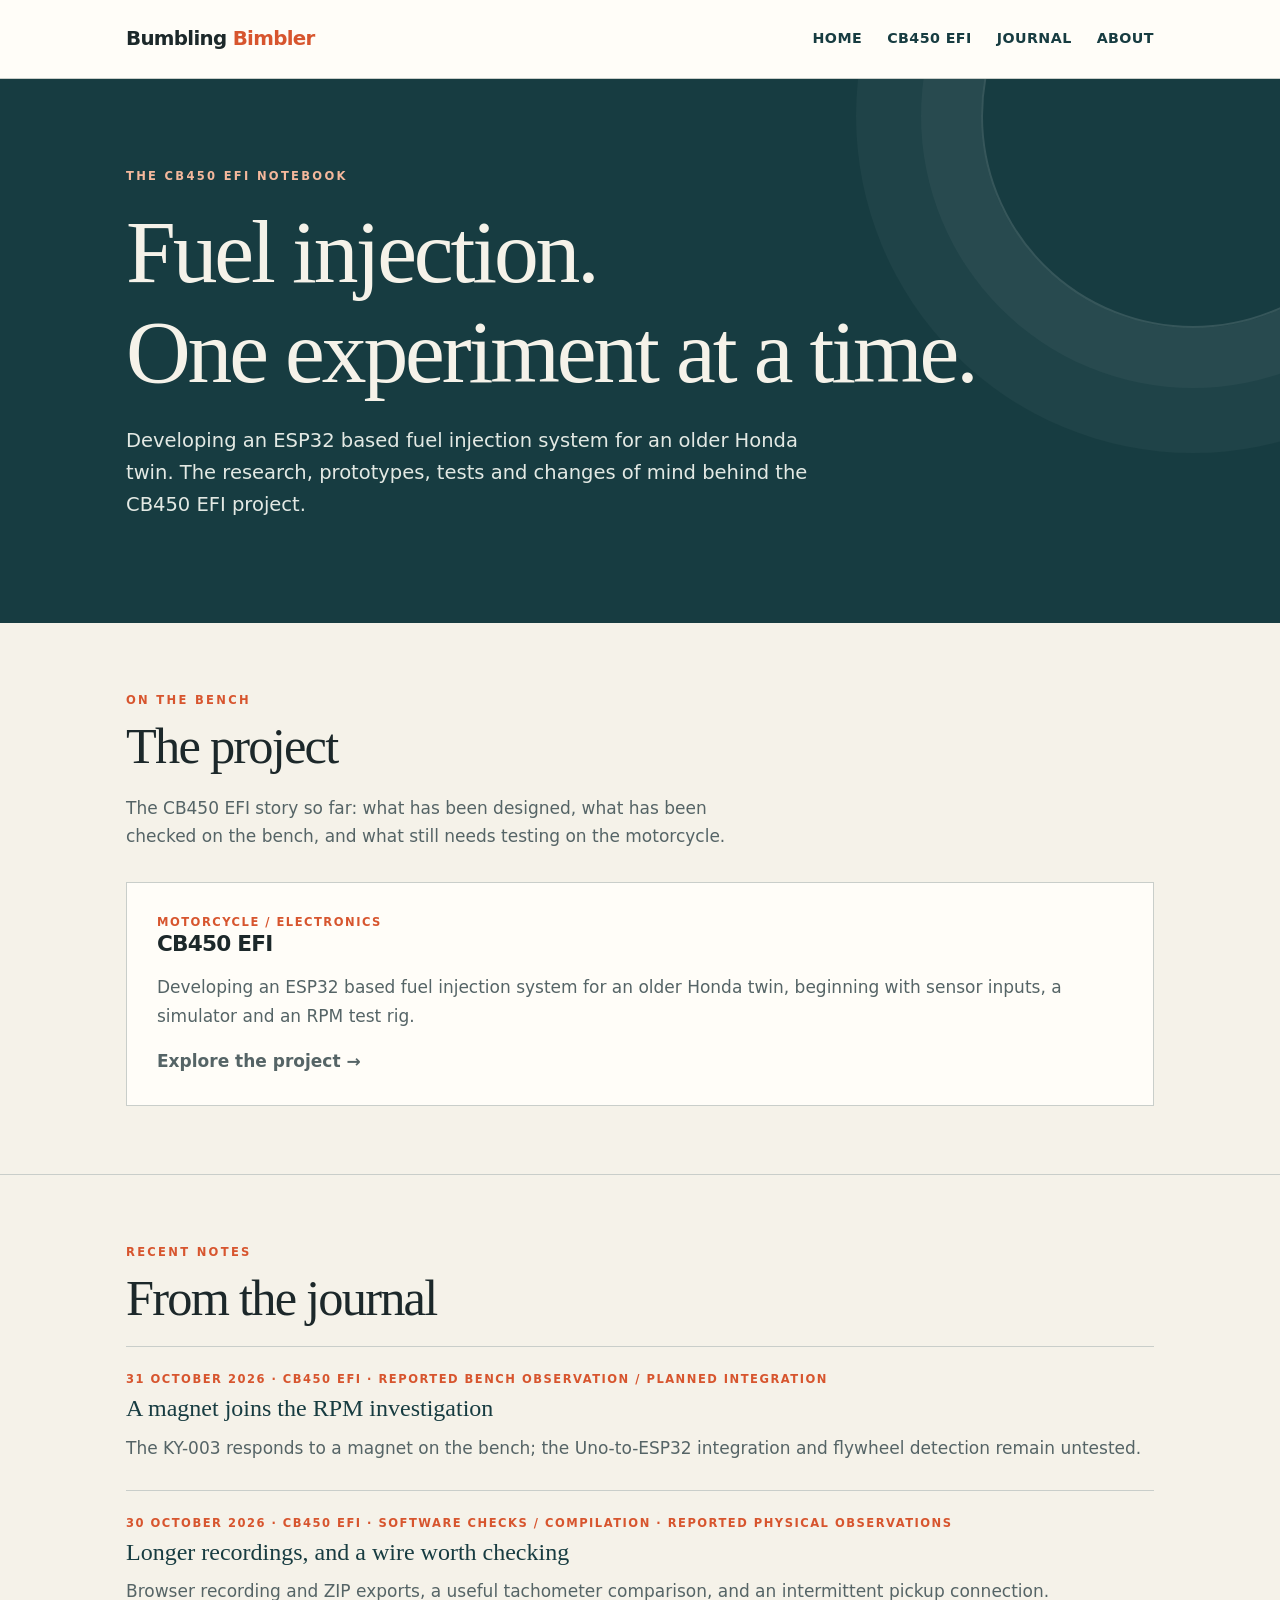
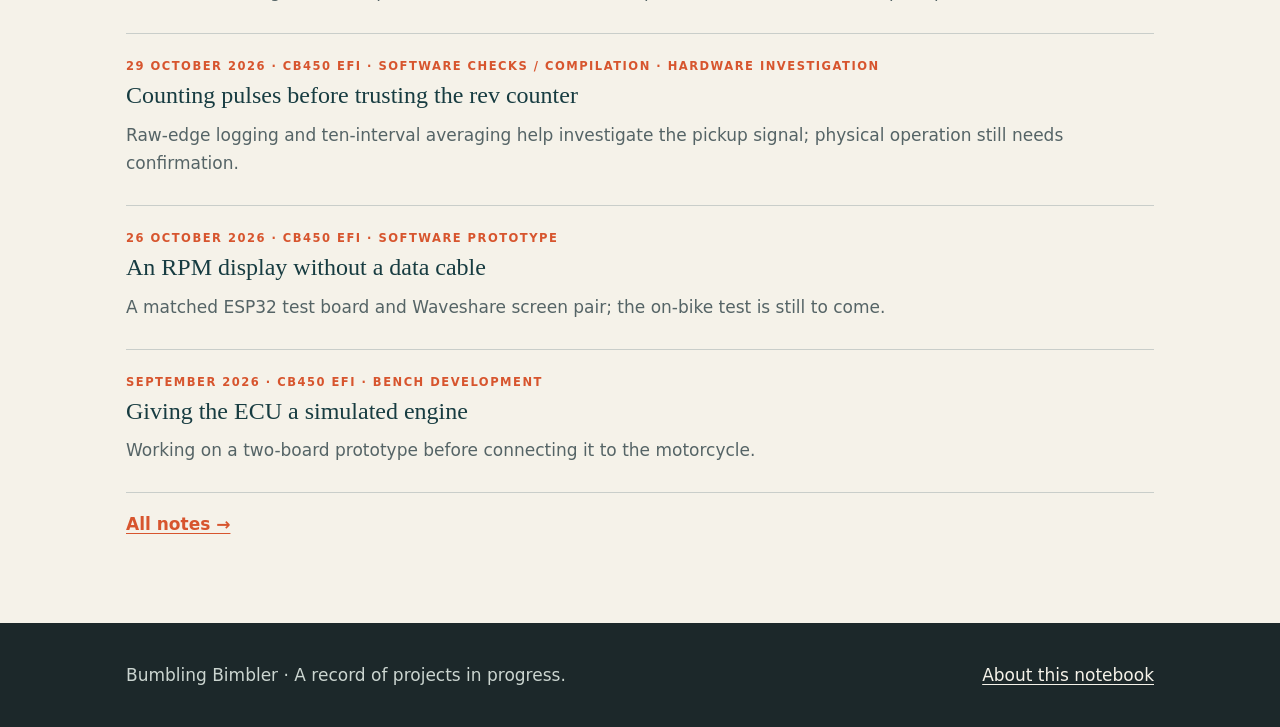
<file: docs/index.html>
<!doctype html><html lang="en"><head><meta charset="utf-8"><meta name="viewport" content="width=device-width,initial-scale=1"><title>Bumbling Bimbler — CB450 EFI</title><meta name="description" content="The CB450 EFI project: developing fuel injection for an older Honda twin, with research, prototypes and workshop notes."><link rel="stylesheet" href="assets/style.css"></head><body><header class="site-header"><div class="wrap nav"><a class="brand" href="index.html">Bumbling <b>Bimbler</b></a><nav aria-label="Main navigation"><a href="index.html" aria-current="page">Home</a><a href="projects/cb450-efi.html">CB450 EFI</a><a href="journal/index.html">Journal</a><a href="about.html">About</a></nav></div></header><main><section class="hero"><div class="wrap"><div class="eyebrow">The CB450 EFI notebook</div><h1>Fuel injection.<br>One experiment at a time.</h1><p class="lede">Developing an ESP32 based fuel injection system for an older Honda twin. The research, prototypes, tests and changes of mind behind the CB450 EFI project.</p></div></section><section class="section"><div class="wrap"><div class="eyebrow">On the bench</div><h2>The project</h2><p class="section-intro">The CB450 EFI story so far: what has been designed, what has been checked on the bench, and what still needs testing on the motorcycle.</p><div><a class="card" href="projects/cb450-efi.html"><div class="meta">Motorcycle / electronics</div><h3>CB450 EFI</h3><p>Developing an ESP32 based fuel injection system for an older Honda twin, beginning with sensor inputs, a simulator and an RPM test rig.</p><p class="arrow">Explore the project →</p></a></div></div></section><section class="section"><div class="wrap"><div class="eyebrow">Recent notes</div><h2>From the journal</h2><ul class="journal-list"><li><div class="meta">31 October 2026 · CB450 EFI · reported bench observation / planned integration</div><a href="journal/hall-sensor-bench-test.html">A magnet joins the RPM investigation</a><p>The KY-003 responds to a magnet on the bench; the Uno-to-ESP32 integration and flywheel detection remain untested.</p></li><li><div class="meta">30 October 2026 · CB450 EFI · software checks / compilation · reported physical observations</div><a href="journal/longer-recordings.html">Longer recordings, and a wire worth checking</a><p>Browser recording and ZIP exports, a useful tachometer comparison, and an intermittent pickup connection.</p></li><li><div class="meta">29 October 2026 · CB450 EFI · software checks / compilation · hardware investigation</div><a href="journal/counting-pulses.html">Counting pulses before trusting the rev counter</a><p>Raw-edge logging and ten-interval averaging help investigate the pickup signal; physical operation still needs confirmation.</p></li><li><div class="meta">26 October 2026 · CB450 EFI · software prototype</div><a href="journal/wireless-rpm.html">An RPM display without a data cable</a><p>A matched ESP32 test board and Waveshare screen pair; the on-bike test is still to come.</p></li><li><div class="meta">September 2026 · CB450 EFI · bench development</div><a href="journal/ecu-simulator.html">Giving the ECU a simulated engine</a><p>Working on a two-board prototype before connecting it to the motorcycle.</p></li></ul><p><a class="arrow" href="journal/index.html">All notes →</a></p></div></section></main><footer class="footer"><div class="wrap"><div>Bumbling Bimbler · A record of projects in progress.</div><div><a href="about.html">About this notebook</a></div></div></footer></body></html>
</file>
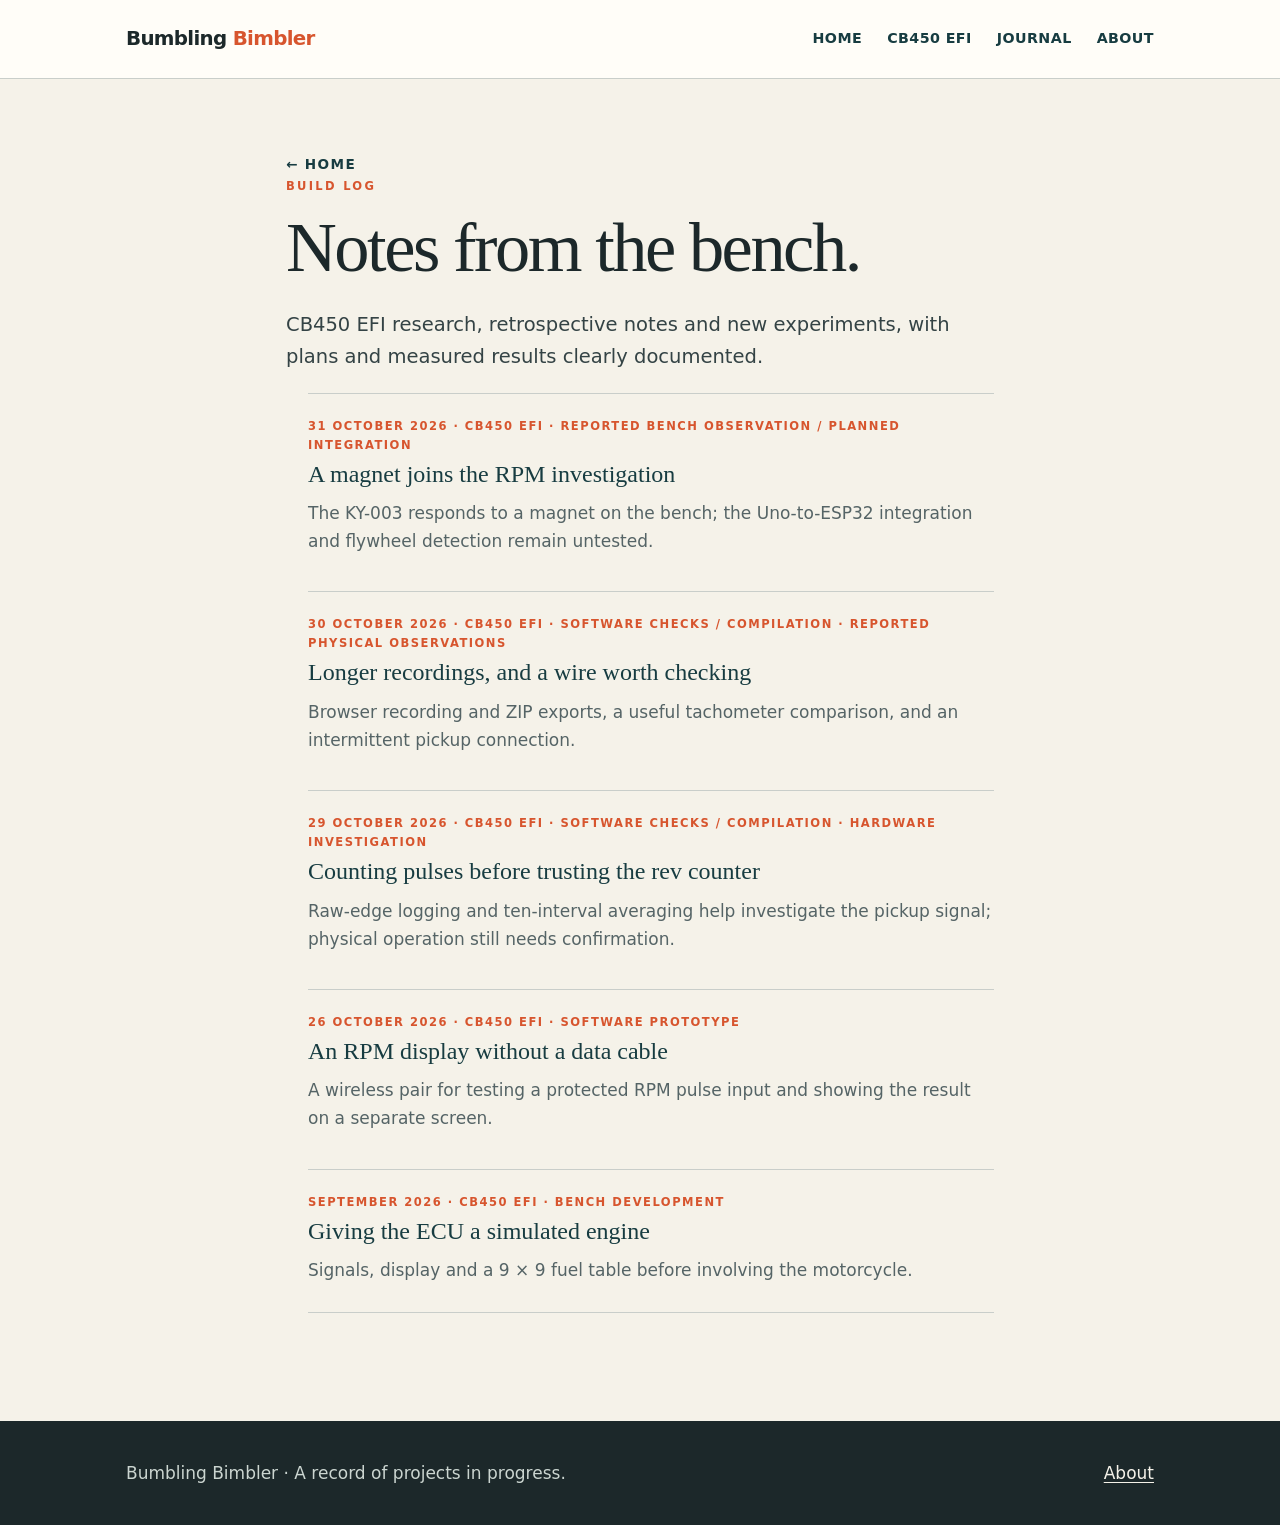
<file: docs/journal/index.html>
<!doctype html><html lang="en"><head><meta charset="utf-8"><meta name="viewport" content="width=device-width,initial-scale=1"><title>Journal — Bumbling Bimbler</title><link rel="stylesheet" href="../assets/style.css"></head><body><header class="site-header"><div class="wrap nav"><a class="brand" href="../index.html">Bumbling <b>Bimbler</b></a><nav aria-label="Main navigation"><a href="../index.html">Home</a><a href="../projects/cb450-efi.html">CB450 EFI</a><a href="index.html" aria-current="page">Journal</a><a href="../about.html">About</a></nav></div></header><main class="article"><a class="back" href="../index.html">← Home</a><div class="eyebrow">Build log</div><h1>Notes from the bench.</h1><p class="lede">CB450 EFI research, retrospective notes and new experiments, with plans and measured results clearly documented.</p><ul class="journal-list"><li><div class="meta">31 October 2026 · CB450 EFI · reported bench observation / planned integration</div><a href="hall-sensor-bench-test.html">A magnet joins the RPM investigation</a><p>The KY-003 responds to a magnet on the bench; the Uno-to-ESP32 integration and flywheel detection remain untested.</p></li><li><div class="meta">30 October 2026 · CB450 EFI · software checks / compilation · reported physical observations</div><a href="longer-recordings.html">Longer recordings, and a wire worth checking</a><p>Browser recording and ZIP exports, a useful tachometer comparison, and an intermittent pickup connection.</p></li><li><div class="meta">29 October 2026 · CB450 EFI · software checks / compilation · hardware investigation</div><a href="counting-pulses.html">Counting pulses before trusting the rev counter</a><p>Raw-edge logging and ten-interval averaging help investigate the pickup signal; physical operation still needs confirmation.</p></li><li><div class="meta">26 October 2026 · CB450 EFI · software prototype</div><a href="wireless-rpm.html">An RPM display without a data cable</a><p>A wireless pair for testing a protected RPM pulse input and showing the result on a separate screen.</p></li><li><div class="meta">September 2026 · CB450 EFI · bench development</div><a href="ecu-simulator.html">Giving the ECU a simulated engine</a><p>Signals, display and a 9 × 9 fuel table before involving the motorcycle.</p></li></ul></main><footer class="footer"><div class="wrap"><div>Bumbling Bimbler · A record of projects in progress.</div><div><a href="../about.html">About</a></div></div></footer></body></html>
</file>
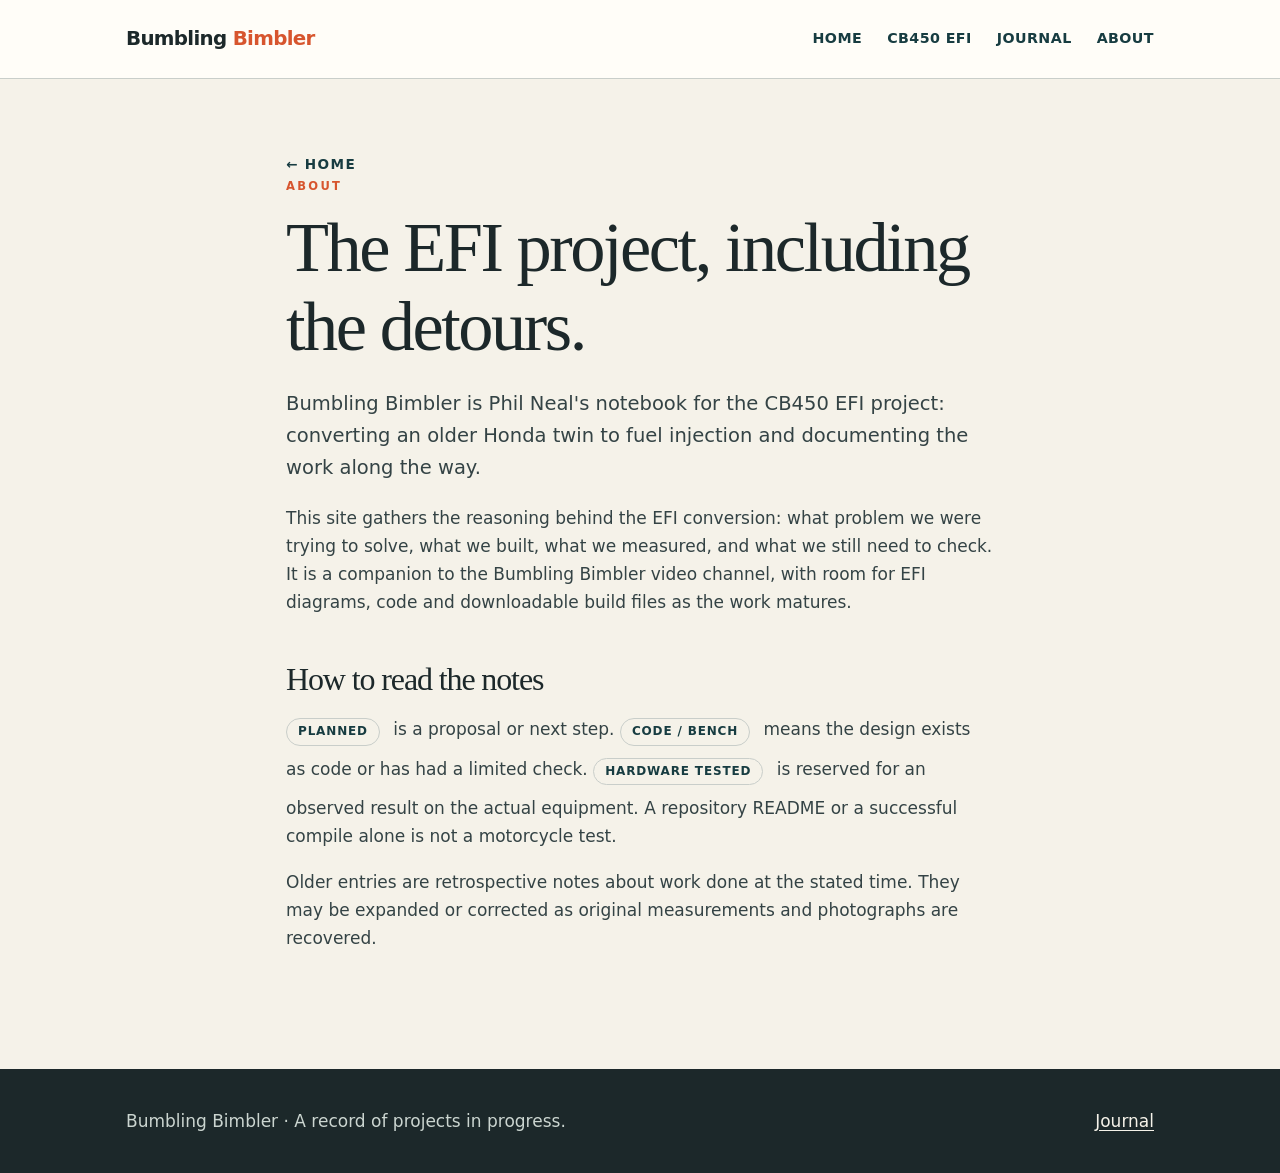
<file: docs/about.html>
<!doctype html><html lang="en"><head><meta charset="utf-8"><meta name="viewport" content="width=device-width,initial-scale=1"><title>About — Bumbling Bimbler</title><link rel="stylesheet" href="assets/style.css"></head><body><header class="site-header"><div class="wrap nav"><a class="brand" href="index.html">Bumbling <b>Bimbler</b></a><nav aria-label="Main navigation"><a href="index.html">Home</a><a href="projects/cb450-efi.html">CB450 EFI</a><a href="journal/index.html">Journal</a><a href="about.html" aria-current="page">About</a></nav></div></header><main class="article"><a class="back" href="index.html">← Home</a><div class="eyebrow">About</div><h1>The EFI project, including the detours.</h1><p class="lede">Bumbling Bimbler is Phil Neal's notebook for the CB450 EFI project: converting an older Honda twin to fuel injection and documenting the work along the way.</p><p>This site gathers the reasoning behind the EFI conversion: what problem we were trying to solve, what we built, what we measured, and what we still need to check. It is a companion to the Bumbling Bimbler video channel, with room for EFI diagrams, code and downloadable build files as the work matures.</p><h2>How to read the notes</h2><p><span class="status">Planned</span> is a proposal or next step. <span class="status">Code / bench</span> means the design exists as code or has had a limited check. <span class="status">Hardware tested</span> is reserved for an observed result on the actual equipment. A repository README or a successful compile alone is not a motorcycle test.</p><p>Older entries are retrospective notes about work done at the stated time. They may be expanded or corrected as original measurements and photographs are recovered.</p></main><footer class="footer"><div class="wrap"><div>Bumbling Bimbler · A record of projects in progress.</div><div><a href="journal/index.html">Journal</a></div></div></footer></body></html>
</file>
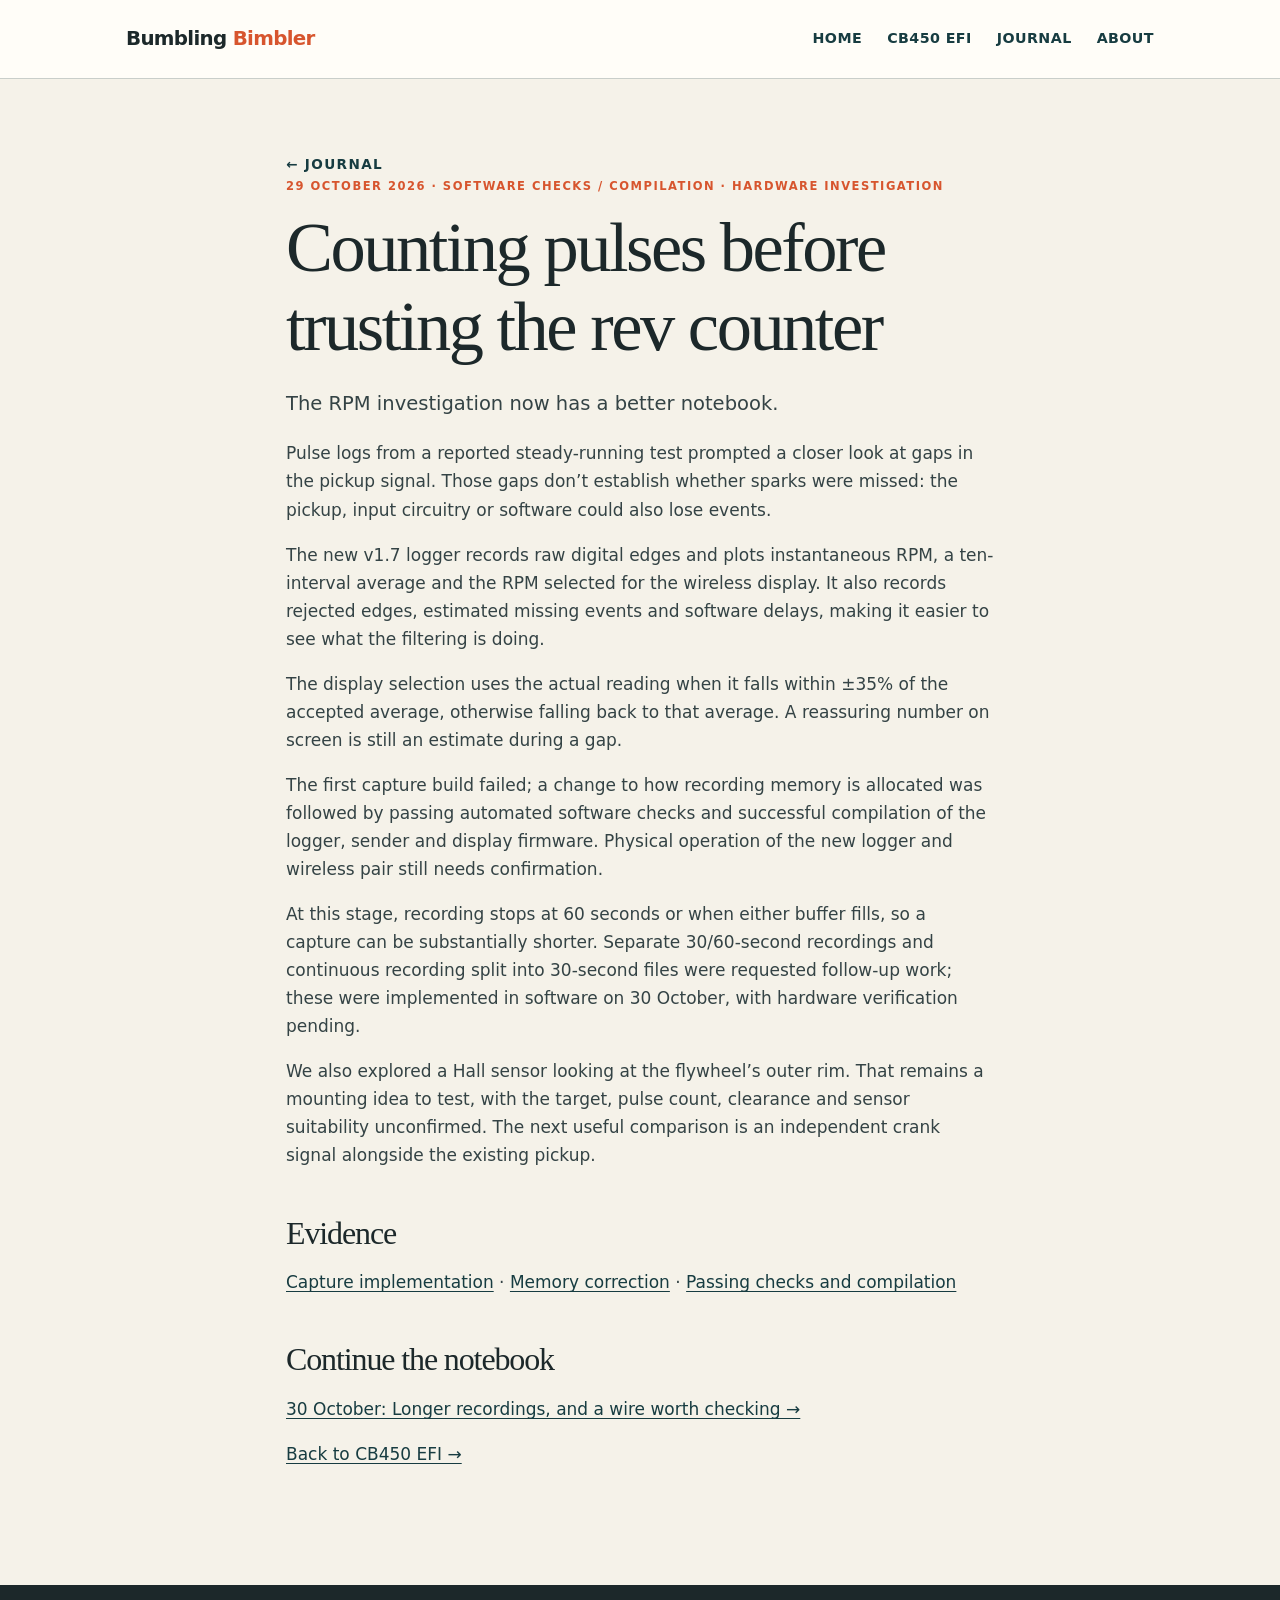
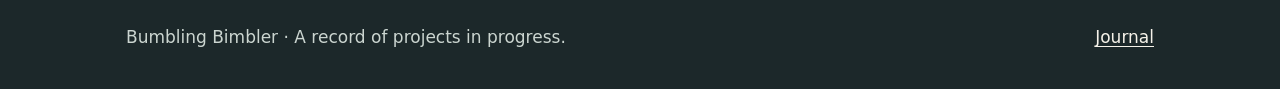
<file: docs/journal/counting-pulses.html>
<!doctype html><html lang="en"><head><meta charset="utf-8"><meta name="viewport" content="width=device-width,initial-scale=1"><title>Counting pulses before trusting the rev counter — Bumbling Bimbler</title><link rel="stylesheet" href="../assets/style.css"></head><body><header class="site-header"><div class="wrap nav"><a class="brand" href="../index.html">Bumbling <b>Bimbler</b></a><nav aria-label="Main navigation"><a href="../index.html">Home</a><a href="../projects/cb450-efi.html">CB450 EFI</a><a href="index.html">Journal</a><a href="../about.html">About</a></nav></div></header><main class="article"><a class="back" href="index.html">← Journal</a><div class="meta">29 October 2026 · software checks / compilation · hardware investigation</div><h1>Counting pulses before trusting the rev counter</h1><p class="lede">The RPM investigation now has a better notebook.</p><p>Pulse logs from a reported steady-running test prompted a closer look at gaps in the pickup signal. Those gaps don’t establish whether sparks were missed: the pickup, input circuitry or software could also lose events.</p><p>The new v1.7 logger records raw digital edges and plots instantaneous RPM, a ten-interval average and the RPM selected for the wireless display. It also records rejected edges, estimated missing events and software delays, making it easier to see what the filtering is doing.</p><p>The display selection uses the actual reading when it falls within ±35% of the accepted average, otherwise falling back to that average. A reassuring number on screen is still an estimate during a gap.</p><p>The first capture build failed; a change to how recording memory is allocated was followed by passing automated software checks and successful compilation of the logger, sender and display firmware. Physical operation of the new logger and wireless pair still needs confirmation.</p><p>At this stage, recording stops at 60 seconds or when either buffer fills, so a capture can be substantially shorter. Separate 30/60-second recordings and continuous recording split into 30-second files were requested follow-up work; these were implemented in software on 30 October, with hardware verification pending.</p><p>We also explored a Hall sensor looking at the flywheel’s outer rim. That remains a mounting idea to test, with the target, pulse count, clearance and sensor suitability unconfirmed. The next useful comparison is an independent crank signal alongside the existing pickup.</p><h2>Evidence</h2><p><a href="https://github.com/pherlopolus/CB450dx-EFI/commit/71ebb91b196aa10bb79b06f64b0838d6e60296fd">Capture implementation</a> · <a href="https://github.com/pherlopolus/CB450dx-EFI/commit/b1631b473bc5c24b109f4ce84229c26d931a27fd">Memory correction</a> · <a href="https://github.com/pherlopolus/CB450dx-EFI/actions/runs/40957965680">Passing checks and compilation</a></p><h2>Continue the notebook</h2><p><a href="longer-recordings.html">30 October: Longer recordings, and a wire worth checking →</a></p><p><a href="../projects/cb450-efi.html">Back to CB450 EFI →</a></p></main><footer class="footer"><div class="wrap"><div>Bumbling Bimbler · A record of projects in progress.</div><div><a href="index.html">Journal</a></div></div></footer></body></html>
</file>
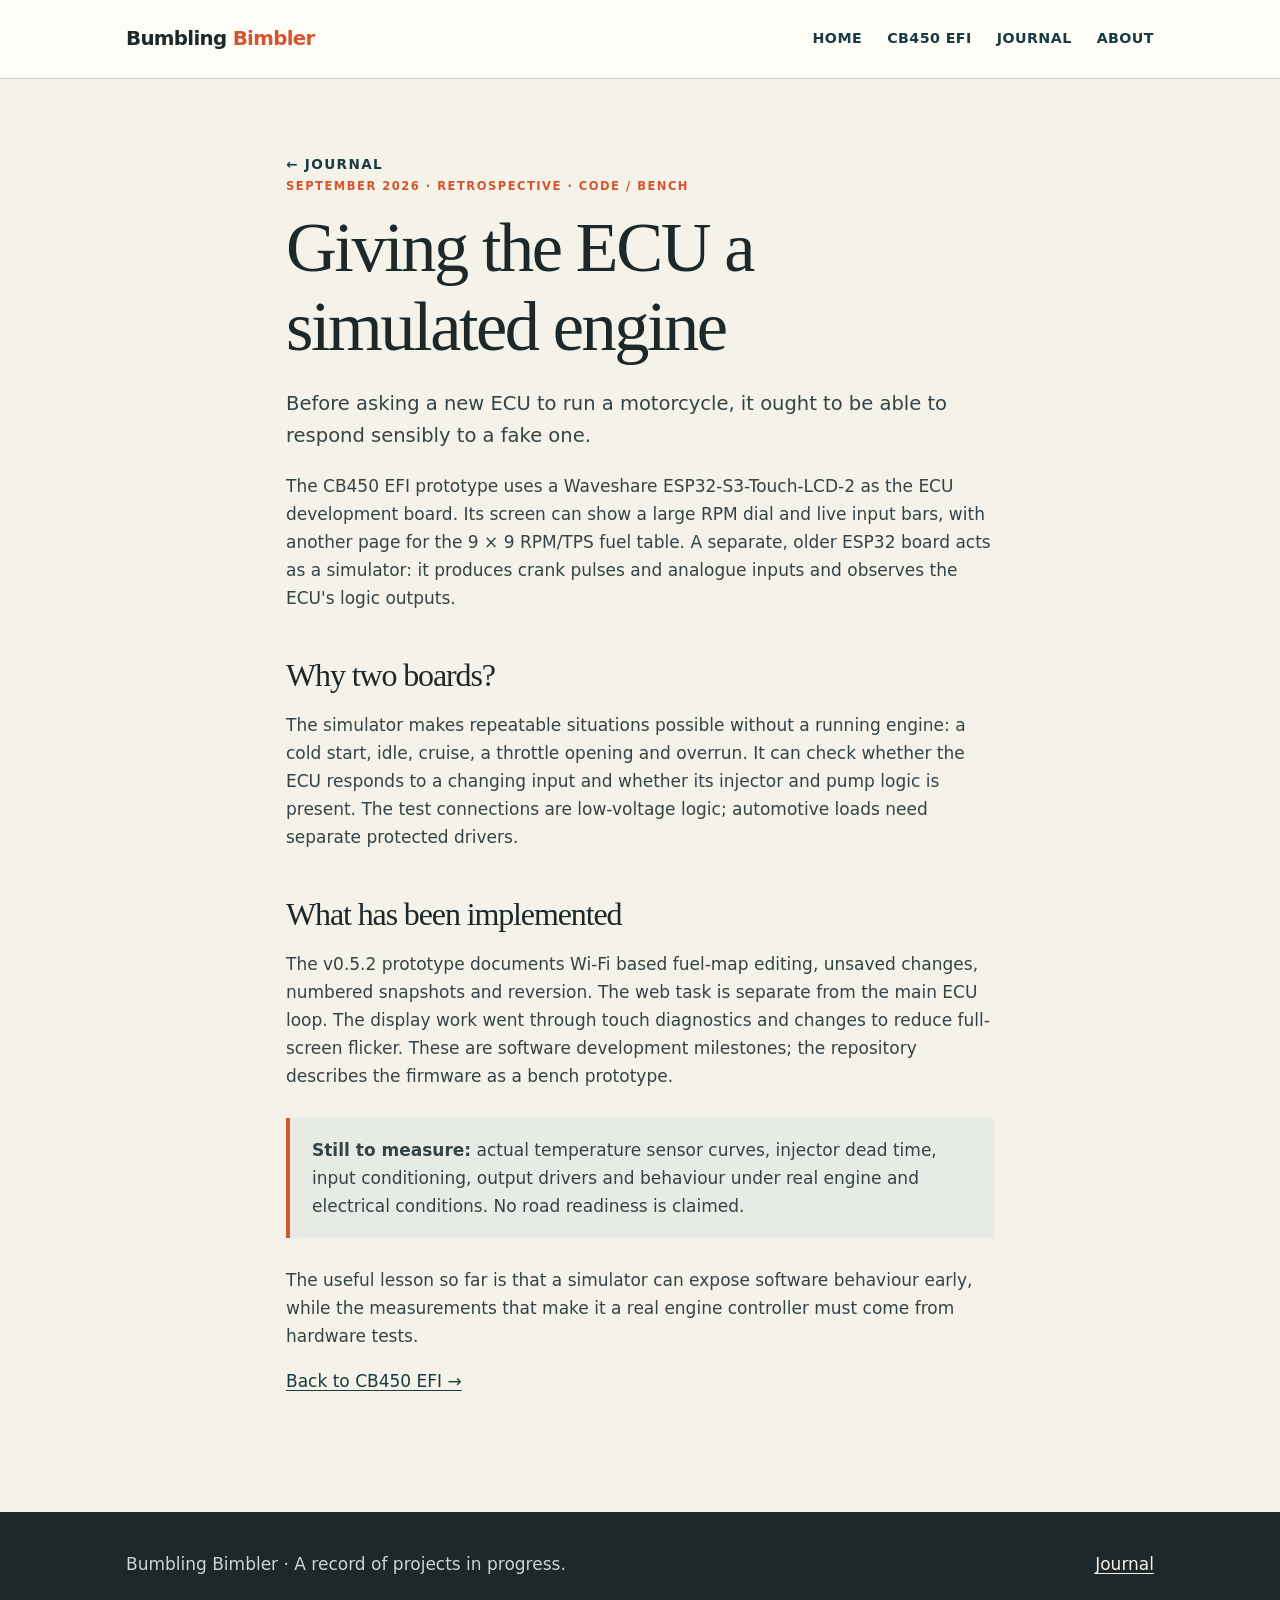
<file: docs/journal/ecu-simulator.html>
<!doctype html><html lang="en"><head><meta charset="utf-8"><meta name="viewport" content="width=device-width,initial-scale=1"><title>Giving the ECU a simulated engine — Bumbling Bimbler</title><link rel="stylesheet" href="../assets/style.css"></head><body><header class="site-header"><div class="wrap nav"><a class="brand" href="../index.html">Bumbling <b>Bimbler</b></a><nav aria-label="Main navigation"><a href="../index.html">Home</a><a href="../projects/cb450-efi.html">CB450 EFI</a><a href="index.html">Journal</a><a href="../about.html">About</a></nav></div></header><main class="article"><a class="back" href="index.html">← Journal</a><div class="meta">September 2026 · retrospective · code / bench</div><h1>Giving the ECU a simulated engine</h1><p class="lede">Before asking a new ECU to run a motorcycle, it ought to be able to respond sensibly to a fake one.</p><p>The CB450 EFI prototype uses a Waveshare ESP32-S3-Touch-LCD-2 as the ECU development board. Its screen can show a large RPM dial and live input bars, with another page for the 9 × 9 RPM/TPS fuel table. A separate, older ESP32 board acts as a simulator: it produces crank pulses and analogue inputs and observes the ECU's logic outputs.</p><h2>Why two boards?</h2><p>The simulator makes repeatable situations possible without a running engine: a cold start, idle, cruise, a throttle opening and overrun. It can check whether the ECU responds to a changing input and whether its injector and pump logic is present. The test connections are low-voltage logic; automotive loads need separate protected drivers.</p><h2>What has been implemented</h2><p>The v0.5.2 prototype documents Wi-Fi based fuel-map editing, unsaved changes, numbered snapshots and reversion. The web task is separate from the main ECU loop. The display work went through touch diagnostics and changes to reduce full-screen flicker. These are software development milestones; the repository describes the firmware as a bench prototype.</p><div class="note"><p><strong>Still to measure:</strong> actual temperature sensor curves, injector dead time, input conditioning, output drivers and behaviour under real engine and electrical conditions. No road readiness is claimed.</p></div><p>The useful lesson so far is that a simulator can expose software behaviour early, while the measurements that make it a real engine controller must come from hardware tests.</p><p><a href="../projects/cb450-efi.html">Back to CB450 EFI →</a></p></main><footer class="footer"><div class="wrap"><div>Bumbling Bimbler · A record of projects in progress.</div><div><a href="index.html">Journal</a></div></div></footer></body></html>
</file>
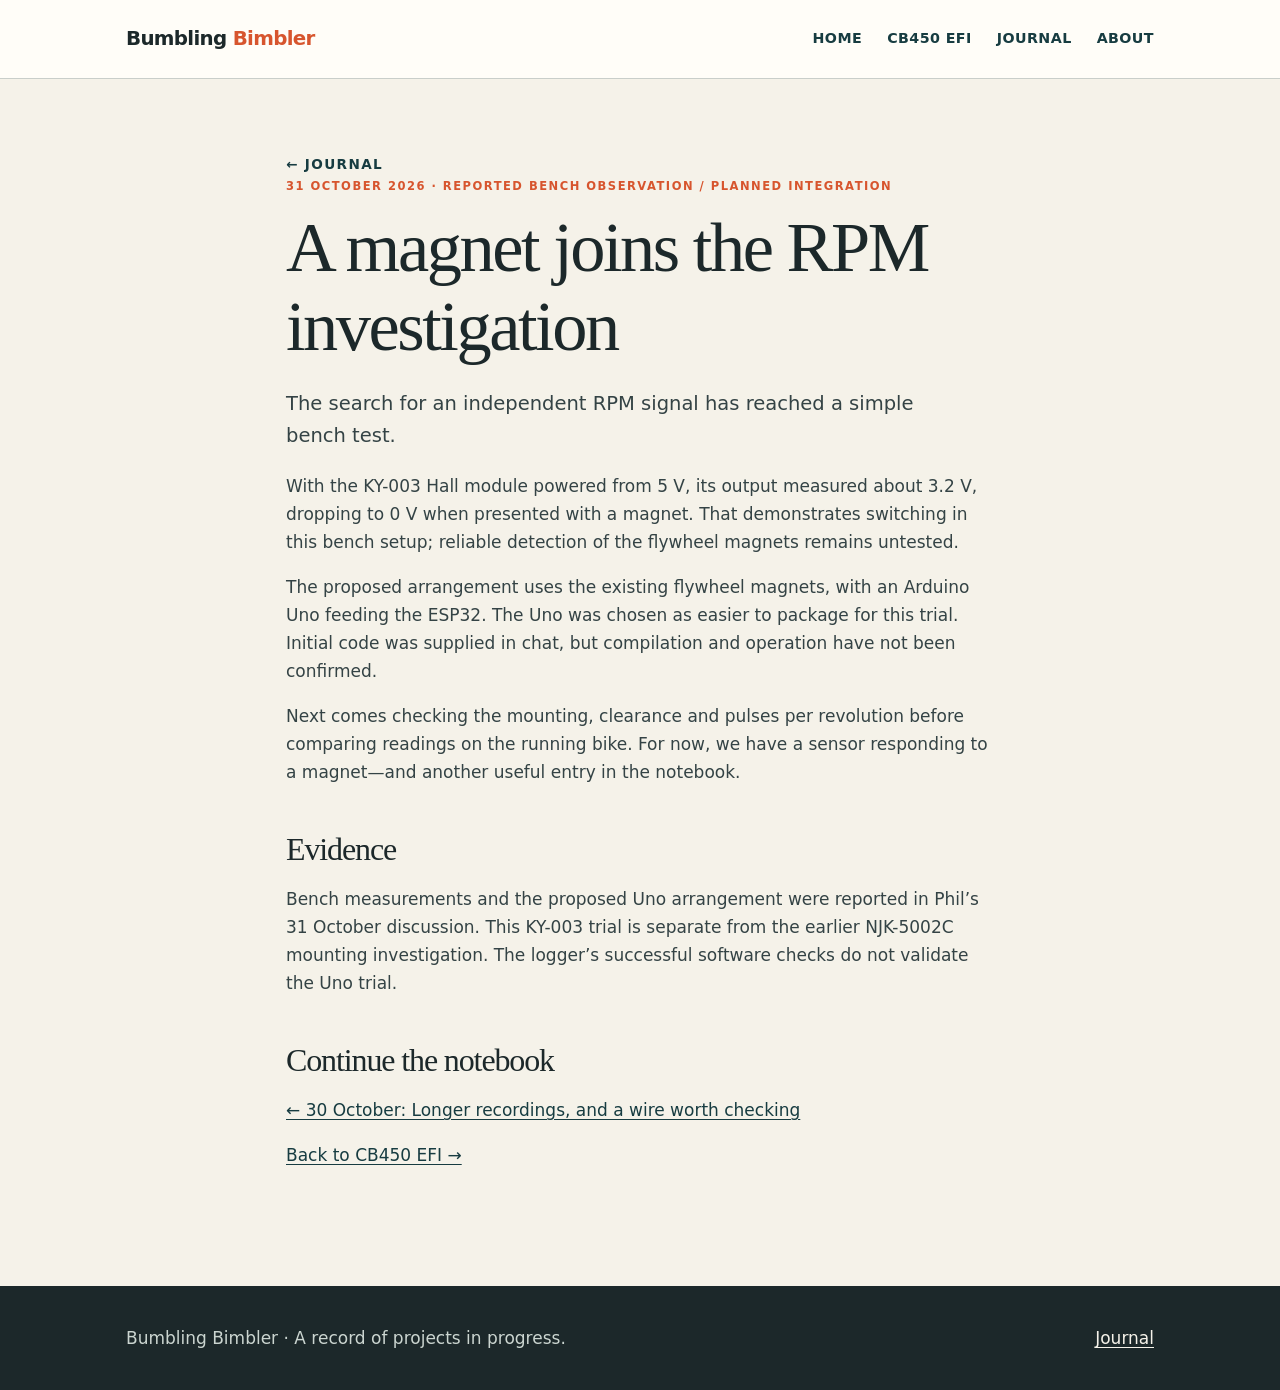
<file: docs/journal/hall-sensor-bench-test.html>
<!doctype html><html lang="en"><head><meta charset="utf-8"><meta name="viewport" content="width=device-width,initial-scale=1"><title>A magnet joins the RPM investigation — Bumbling Bimbler</title><link rel="stylesheet" href="../assets/style.css"></head><body><header class="site-header"><div class="wrap nav"><a class="brand" href="../index.html">Bumbling <b>Bimbler</b></a><nav aria-label="Main navigation"><a href="../index.html">Home</a><a href="../projects/cb450-efi.html">CB450 EFI</a><a href="index.html">Journal</a><a href="../about.html">About</a></nav></div></header><main class="article"><a class="back" href="index.html">← Journal</a><div class="meta">31 October 2026 · reported bench observation / planned integration</div><h1>A magnet joins the RPM investigation</h1><p class="lede">The search for an independent RPM signal has reached a simple bench test.</p><p>With the KY-003 Hall module powered from 5 V, its output measured about 3.2 V, dropping to 0 V when presented with a magnet. That demonstrates switching in this bench setup; reliable detection of the flywheel magnets remains untested.</p><p>The proposed arrangement uses the existing flywheel magnets, with an Arduino Uno feeding the ESP32. The Uno was chosen as easier to package for this trial. Initial code was supplied in chat, but compilation and operation have not been confirmed.</p><p>Next comes checking the mounting, clearance and pulses per revolution before comparing readings on the running bike. For now, we have a sensor responding to a magnet—and another useful entry in the notebook.</p><h2>Evidence</h2><p>Bench measurements and the proposed Uno arrangement were reported in Phil’s 31 October discussion. This KY-003 trial is separate from the earlier NJK-5002C mounting investigation. The logger’s successful software checks do not validate the Uno trial.</p><h2>Continue the notebook</h2><p><a href="longer-recordings.html">← 30 October: Longer recordings, and a wire worth checking</a></p><p><a href="../projects/cb450-efi.html">Back to CB450 EFI →</a></p></main><footer class="footer"><div class="wrap"><div>Bumbling Bimbler · A record of projects in progress.</div><div><a href="index.html">Journal</a></div></div></footer></body></html>
</file>
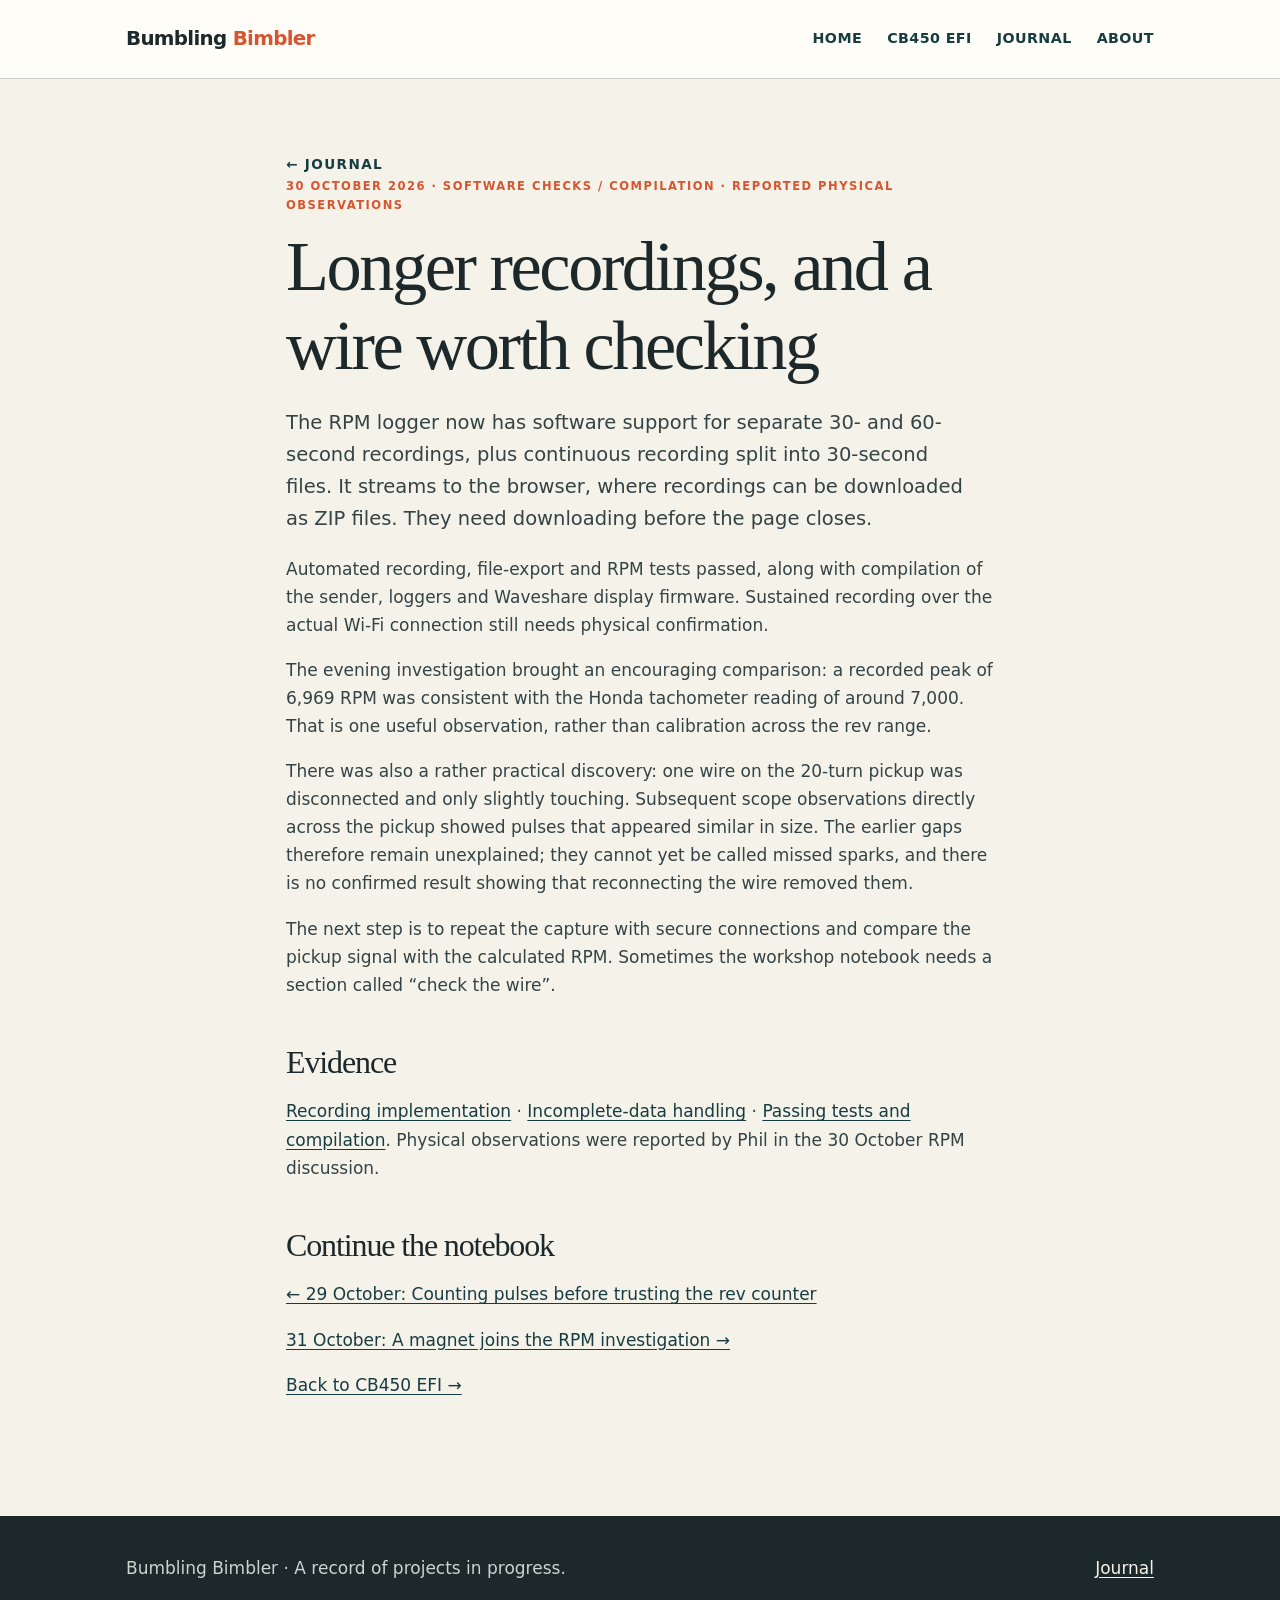
<file: docs/journal/longer-recordings.html>
<!doctype html><html lang="en"><head><meta charset="utf-8"><meta name="viewport" content="width=device-width,initial-scale=1"><title>Longer recordings, and a wire worth checking — Bumbling Bimbler</title><link rel="stylesheet" href="../assets/style.css"></head><body><header class="site-header"><div class="wrap nav"><a class="brand" href="../index.html">Bumbling <b>Bimbler</b></a><nav aria-label="Main navigation"><a href="../index.html">Home</a><a href="../projects/cb450-efi.html">CB450 EFI</a><a href="index.html">Journal</a><a href="../about.html">About</a></nav></div></header><main class="article"><a class="back" href="index.html">← Journal</a><div class="meta">30 October 2026 · software checks / compilation · reported physical observations</div><h1>Longer recordings, and a wire worth checking</h1><p class="lede">The RPM logger now has software support for separate 30- and 60-second recordings, plus continuous recording split into 30-second files. It streams to the browser, where recordings can be downloaded as ZIP files. They need downloading before the page closes.</p><p>Automated recording, file-export and RPM tests passed, along with compilation of the sender, loggers and Waveshare display firmware. Sustained recording over the actual Wi-Fi connection still needs physical confirmation.</p><p>The evening investigation brought an encouraging comparison: a recorded peak of 6,969 RPM was consistent with the Honda tachometer reading of around 7,000. That is one useful observation, rather than calibration across the rev range.</p><p>There was also a rather practical discovery: one wire on the 20-turn pickup was disconnected and only slightly touching. Subsequent scope observations directly across the pickup showed pulses that appeared similar in size. The earlier gaps therefore remain unexplained; they cannot yet be called missed sparks, and there is no confirmed result showing that reconnecting the wire removed them.</p><p>The next step is to repeat the capture with secure connections and compare the pickup signal with the calculated RPM. Sometimes the workshop notebook needs a section called “check the wire”.</p><h2>Evidence</h2><p><a href="https://github.com/pherlopolus/CB450dx-EFI/commit/87a864e852a7109938c6b8bb68e88ef11fbf64c5">Recording implementation</a> · <a href="https://github.com/pherlopolus/CB450dx-EFI/commit/5774001cac6565da3ec1aec56707021d24fad64f">Incomplete-data handling</a> · <a href="https://github.com/pherlopolus/CB450dx-EFI/actions/runs/41032980634">Passing tests and compilation</a>. Physical observations were reported by Phil in the 30 October RPM discussion.</p><h2>Continue the notebook</h2><p><a href="counting-pulses.html">← 29 October: Counting pulses before trusting the rev counter</a></p><p><a href="hall-sensor-bench-test.html">31 October: A magnet joins the RPM investigation →</a></p><p><a href="../projects/cb450-efi.html">Back to CB450 EFI →</a></p></main><footer class="footer"><div class="wrap"><div>Bumbling Bimbler · A record of projects in progress.</div><div><a href="index.html">Journal</a></div></div></footer></body></html>
</file>
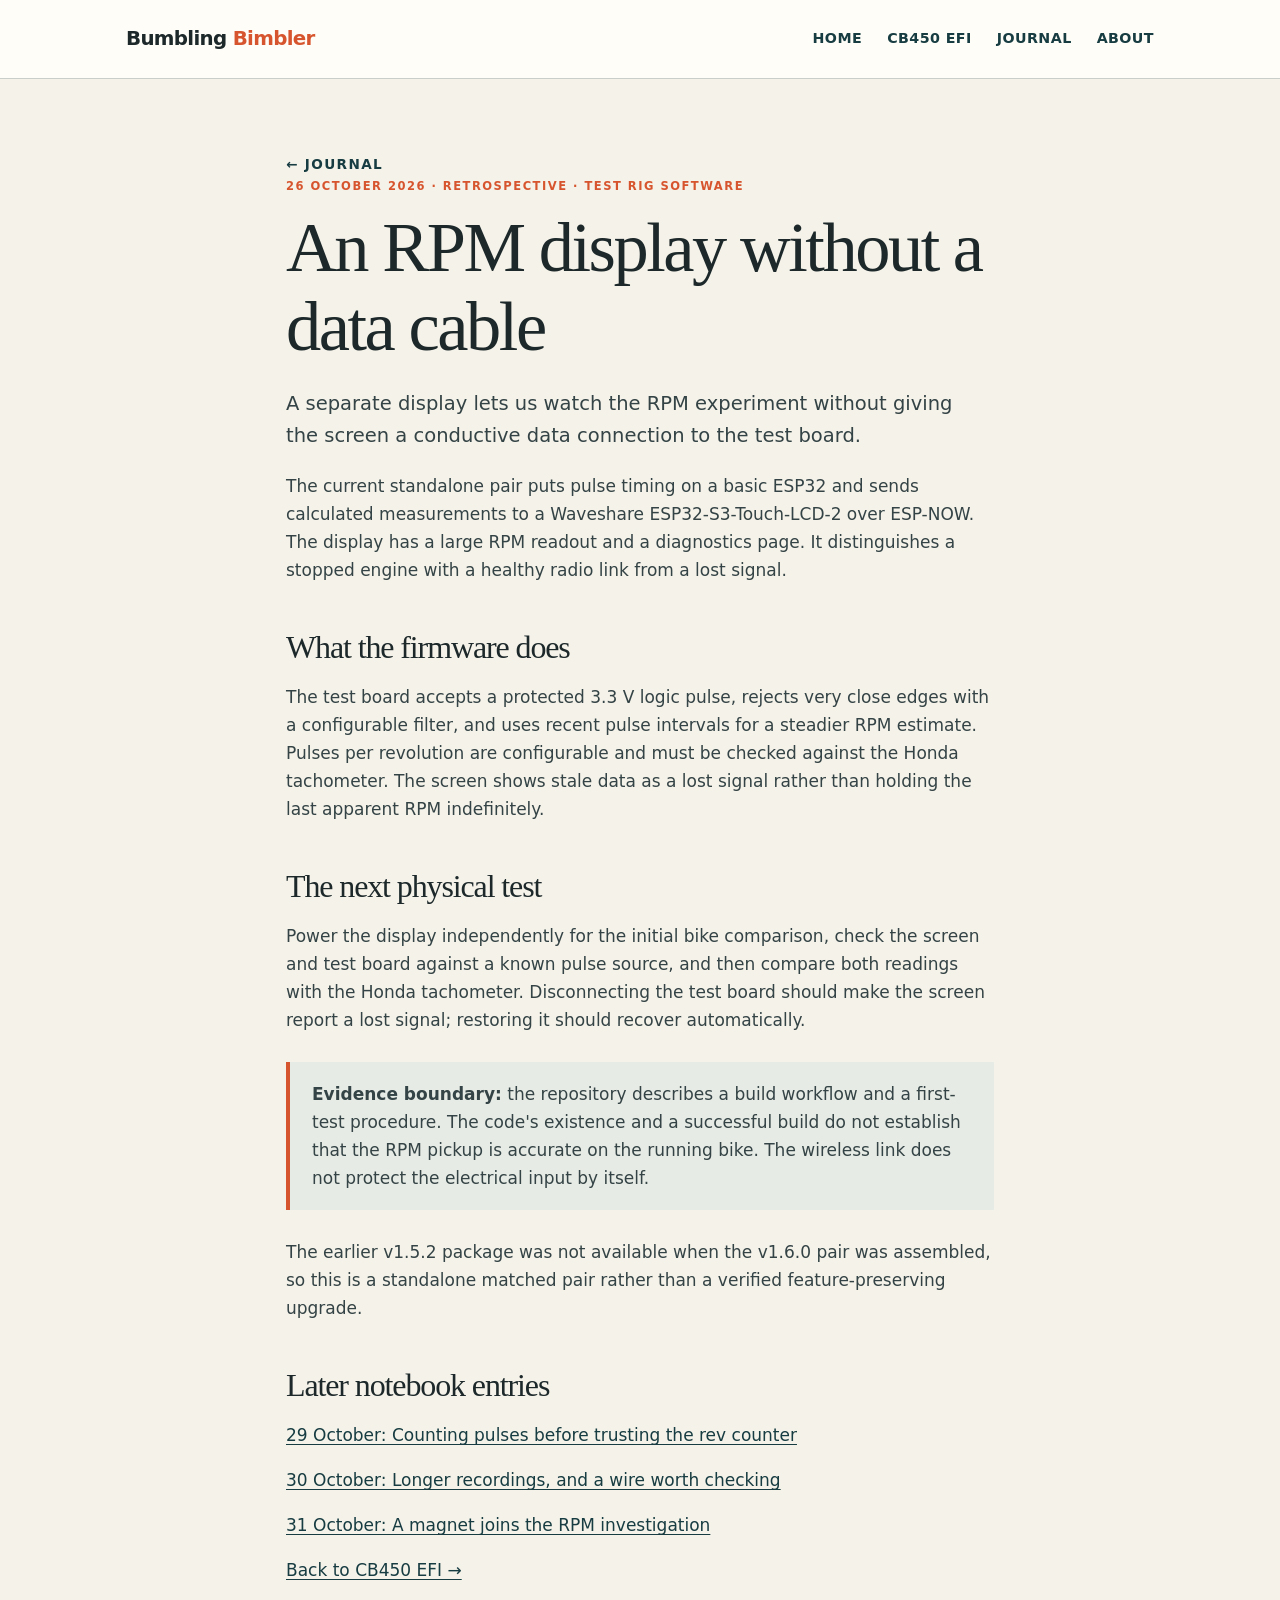
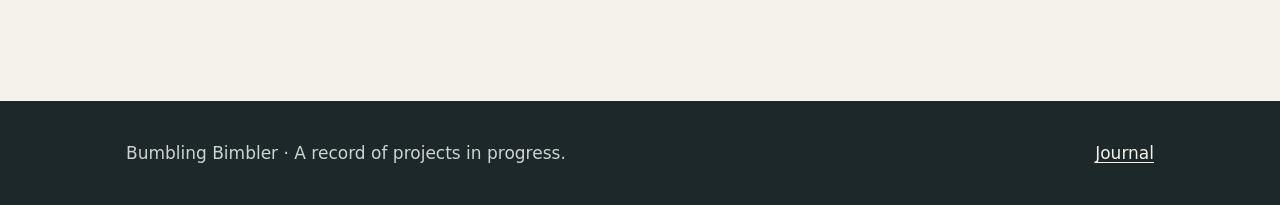
<file: docs/journal/wireless-rpm.html>
<!doctype html><html lang="en"><head><meta charset="utf-8"><meta name="viewport" content="width=device-width,initial-scale=1"><title>An RPM display without a data cable — Bumbling Bimbler</title><link rel="stylesheet" href="../assets/style.css"></head><body><header class="site-header"><div class="wrap nav"><a class="brand" href="../index.html">Bumbling <b>Bimbler</b></a><nav aria-label="Main navigation"><a href="../index.html">Home</a><a href="../projects/cb450-efi.html">CB450 EFI</a><a href="index.html">Journal</a><a href="../about.html">About</a></nav></div></header><main class="article"><a class="back" href="index.html">← Journal</a><div class="meta">26 October 2026 · retrospective · test rig software</div><h1>An RPM display without a data cable</h1><p class="lede">A separate display lets us watch the RPM experiment without giving the screen a conductive data connection to the test board.</p><p>The current standalone pair puts pulse timing on a basic ESP32 and sends calculated measurements to a Waveshare ESP32-S3-Touch-LCD-2 over ESP-NOW. The display has a large RPM readout and a diagnostics page. It distinguishes a stopped engine with a healthy radio link from a lost signal.</p><h2>What the firmware does</h2><p>The test board accepts a protected 3.3 V logic pulse, rejects very close edges with a configurable filter, and uses recent pulse intervals for a steadier RPM estimate. Pulses per revolution are configurable and must be checked against the Honda tachometer. The screen shows stale data as a lost signal rather than holding the last apparent RPM indefinitely.</p><h2>The next physical test</h2><p>Power the display independently for the initial bike comparison, check the screen and test board against a known pulse source, and then compare both readings with the Honda tachometer. Disconnecting the test board should make the screen report a lost signal; restoring it should recover automatically.</p><div class="note"><p><strong>Evidence boundary:</strong> the repository describes a build workflow and a first-test procedure. The code's existence and a successful build do not establish that the RPM pickup is accurate on the running bike. The wireless link does not protect the electrical input by itself.</p></div><p>The earlier v1.5.2 package was not available when the v1.6.0 pair was assembled, so this is a standalone matched pair rather than a verified feature-preserving upgrade.</p><h2>Later notebook entries</h2><p><a href="counting-pulses.html">29 October: Counting pulses before trusting the rev counter</a></p><p><a href="longer-recordings.html">30 October: Longer recordings, and a wire worth checking</a></p><p><a href="hall-sensor-bench-test.html">31 October: A magnet joins the RPM investigation</a></p><p><a href="../projects/cb450-efi.html">Back to CB450 EFI →</a></p></main><footer class="footer"><div class="wrap"><div>Bumbling Bimbler · A record of projects in progress.</div><div><a href="index.html">Journal</a></div></div></footer></body></html>
</file>
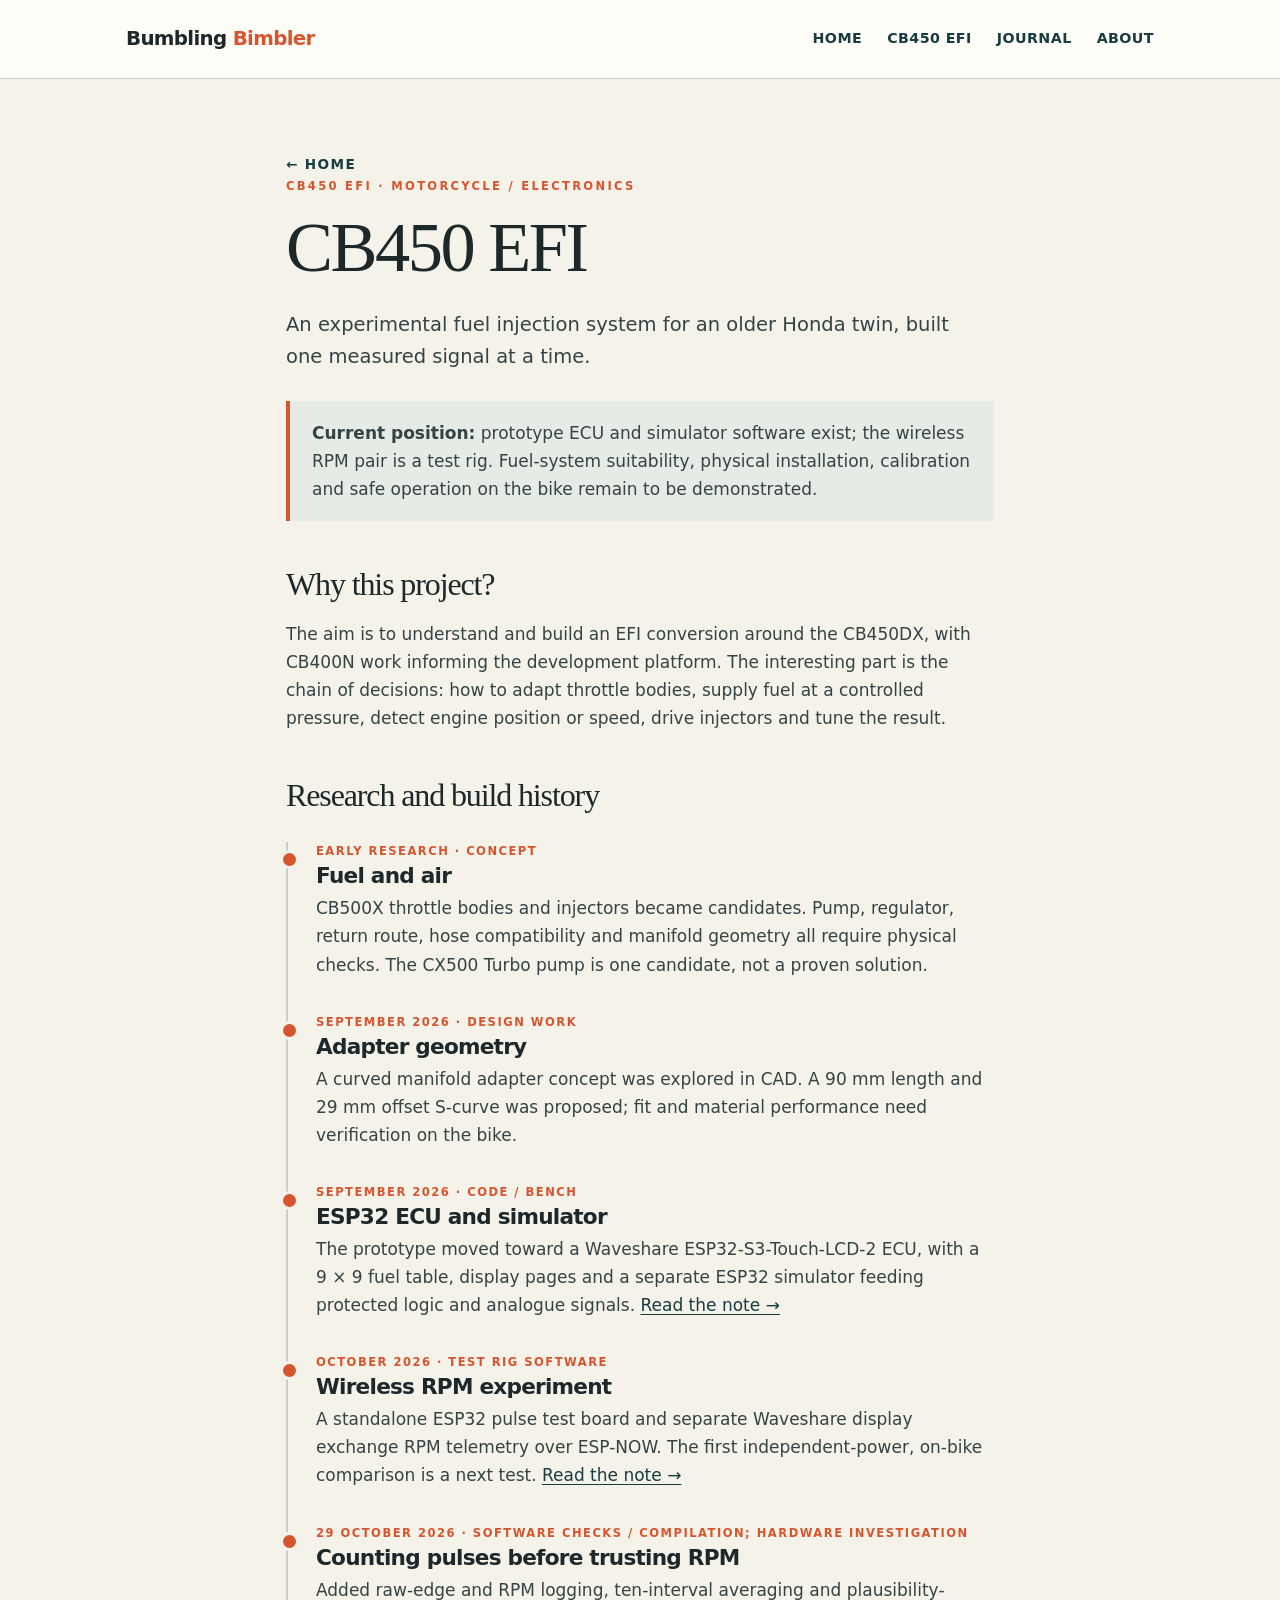
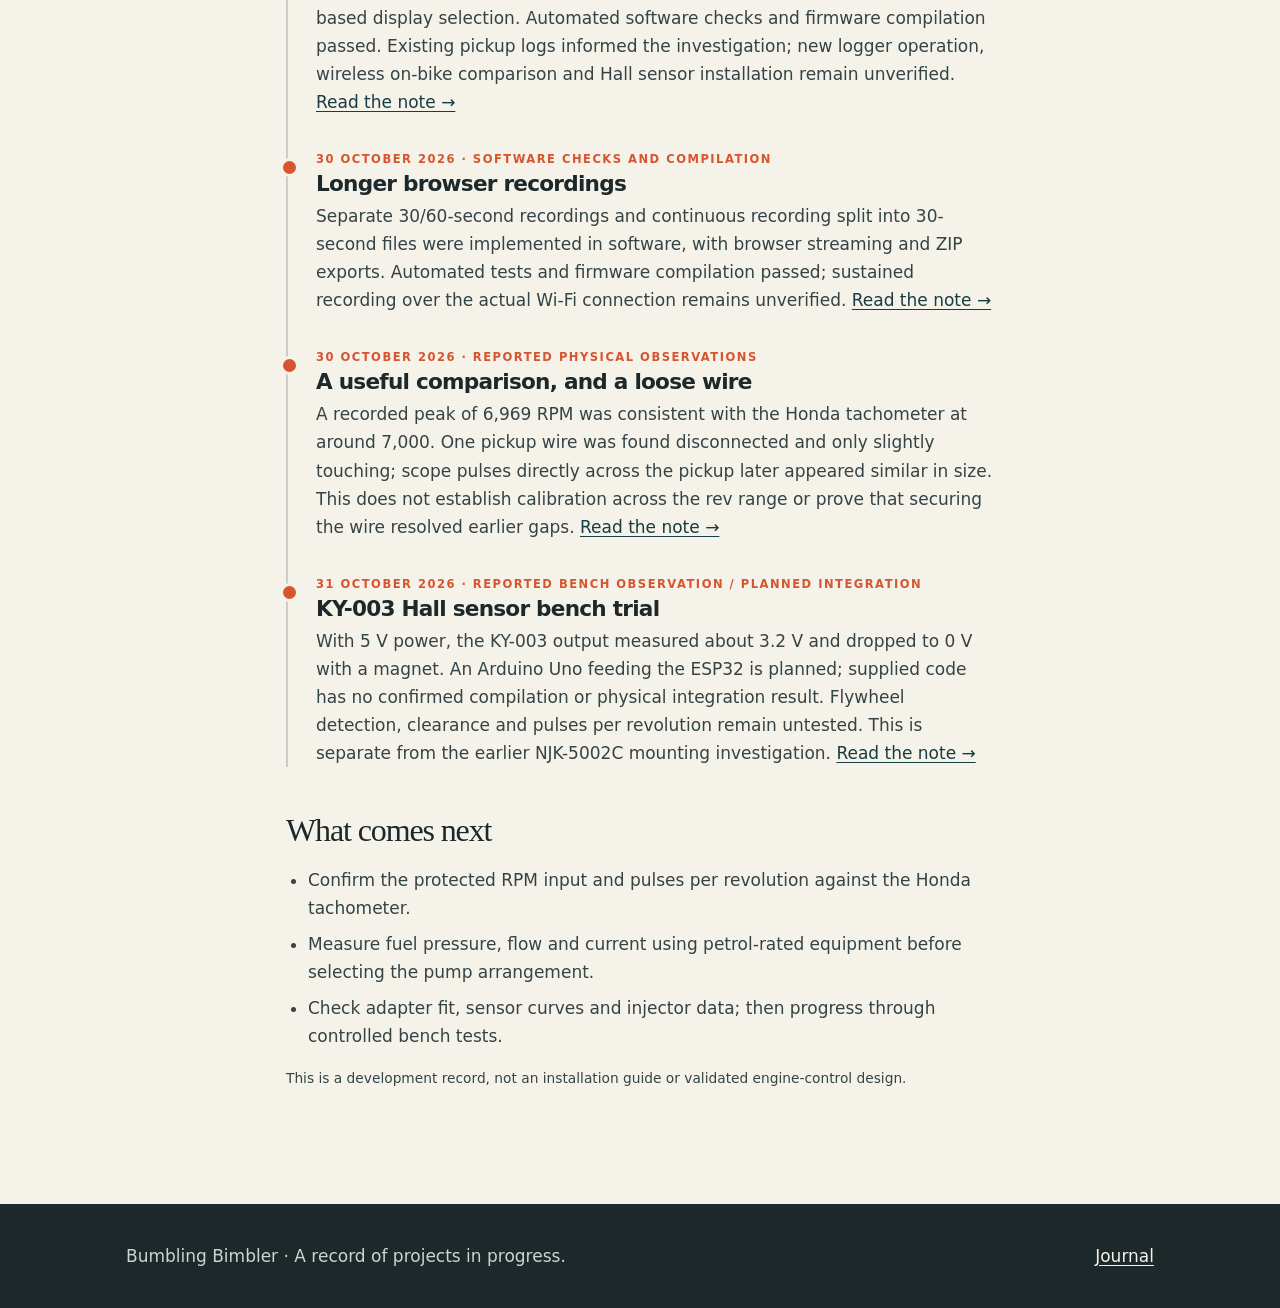
<file: docs/projects/cb450-efi.html>
<!doctype html><html lang="en"><head><meta charset="utf-8"><meta name="viewport" content="width=device-width,initial-scale=1"><title>CB450 EFI — Bumbling Bimbler</title><link rel="stylesheet" href="../assets/style.css"></head><body><header class="site-header"><div class="wrap nav"><a class="brand" href="../index.html">Bumbling <b>Bimbler</b></a><nav aria-label="Main navigation"><a href="../index.html">Home</a><a href="cb450-efi.html" aria-current="page">CB450 EFI</a><a href="../journal/index.html">Journal</a><a href="../about.html">About</a></nav></div></header><main class="article"><a class="back" href="../index.html">← Home</a><div class="eyebrow">CB450 EFI · motorcycle / electronics</div><h1>CB450 EFI</h1><p class="lede">An experimental fuel injection system for an older Honda twin, built one measured signal at a time.</p><div class="note"><p><strong>Current position:</strong> prototype ECU and simulator software exist; the wireless RPM pair is a test rig. Fuel-system suitability, physical installation, calibration and safe operation on the bike remain to be demonstrated.</p></div><h2>Why this project?</h2><p>The aim is to understand and build an EFI conversion around the CB450DX, with CB400N work informing the development platform. The interesting part is the chain of decisions: how to adapt throttle bodies, supply fuel at a controlled pressure, detect engine position or speed, drive injectors and tune the result.</p><h2>Research and build history</h2><div class="timeline"><div class="timeline-item"><div class="meta">Early research · concept</div><h3>Fuel and air</h3><p>CB500X throttle bodies and injectors became candidates. Pump, regulator, return route, hose compatibility and manifold geometry all require physical checks. The CX500 Turbo pump is one candidate, not a proven solution.</p></div><div class="timeline-item"><div class="meta">September 2026 · design work</div><h3>Adapter geometry</h3><p>A curved manifold adapter concept was explored in CAD. A 90 mm length and 29 mm offset S-curve was proposed; fit and material performance need verification on the bike.</p></div><div class="timeline-item"><div class="meta">September 2026 · code / bench</div><h3>ESP32 ECU and simulator</h3><p>The prototype moved toward a Waveshare ESP32-S3-Touch-LCD-2 ECU, with a 9 × 9 fuel table, display pages and a separate ESP32 simulator feeding protected logic and analogue signals. <a href="../journal/ecu-simulator.html">Read the note →</a></p></div><div class="timeline-item"><div class="meta">October 2026 · test rig software</div><h3>Wireless RPM experiment</h3><p>A standalone ESP32 pulse test board and separate Waveshare display exchange RPM telemetry over ESP-NOW. The first independent-power, on-bike comparison is a next test. <a href="../journal/wireless-rpm.html">Read the note →</a></p></div><div class="timeline-item"><div class="meta">29 October 2026 · software checks / compilation; hardware investigation</div><h3>Counting pulses before trusting RPM</h3><p>Added raw-edge and RPM logging, ten-interval averaging and plausibility-based display selection. Automated software checks and firmware compilation passed. Existing pickup logs informed the investigation; new logger operation, wireless on-bike comparison and Hall sensor installation remain unverified. <a href="../journal/counting-pulses.html">Read the note →</a></p></div><div class="timeline-item"><div class="meta">30 October 2026 · software checks and compilation</div><h3>Longer browser recordings</h3><p>Separate 30/60-second recordings and continuous recording split into 30-second files were implemented in software, with browser streaming and ZIP exports. Automated tests and firmware compilation passed; sustained recording over the actual Wi-Fi connection remains unverified. <a href="../journal/longer-recordings.html">Read the note →</a></p></div><div class="timeline-item"><div class="meta">30 October 2026 · reported physical observations</div><h3>A useful comparison, and a loose wire</h3><p>A recorded peak of 6,969 RPM was consistent with the Honda tachometer at around 7,000. One pickup wire was found disconnected and only slightly touching; scope pulses directly across the pickup later appeared similar in size. This does not establish calibration across the rev range or prove that securing the wire resolved earlier gaps. <a href="../journal/longer-recordings.html">Read the note →</a></p></div><div class="timeline-item"><div class="meta">31 October 2026 · reported bench observation / planned integration</div><h3>KY-003 Hall sensor bench trial</h3><p>With 5 V power, the KY-003 output measured about 3.2 V and dropped to 0 V with a magnet. An Arduino Uno feeding the ESP32 is planned; supplied code has no confirmed compilation or physical integration result. Flywheel detection, clearance and pulses per revolution remain untested. This is separate from the earlier NJK-5002C mounting investigation. <a href="../journal/hall-sensor-bench-test.html">Read the note →</a></p></div></div><h2>What comes next</h2><ul><li>Confirm the protected RPM input and pulses per revolution against the Honda tachometer.</li><li>Measure fuel pressure, flow and current using petrol-rated equipment before selecting the pump arrangement.</li><li>Check adapter fit, sensor curves and injector data; then progress through controlled bench tests.</li></ul><p class="small">This is a development record, not an installation guide or validated engine-control design.</p></main><footer class="footer"><div class="wrap"><div>Bumbling Bimbler · A record of projects in progress.</div><div><a href="../journal/index.html">Journal</a></div></div></footer></body></html>
</file>
<file: docs/assets/style.css>
:root{--bg:#f5f2e9;--ink:#1c282a;--muted:#556466;--line:#c9ceca;--accent:#d7552e;--dark:#173c41;--paper:#fffdf8;--serif:Georgia,serif}*{box-sizing:border-box}html{scroll-behavior:smooth}body{margin:0;background:var(--bg);color:var(--ink);font:17px/1.65 system-ui,-apple-system,Segoe UI,sans-serif}a{color:var(--dark);text-underline-offset:3px}a:hover{color:var(--accent)}.wrap{max-width:1080px;margin:auto;padding:0 26px}.site-header{border-bottom:1px solid var(--line);background:var(--paper)}.nav{display:flex;align-items:center;justify-content:space-between;gap:18px;min-height:78px}.brand{text-decoration:none;font-weight:900;letter-spacing:-.035em;font-size:1.24rem;color:var(--ink);white-space:nowrap}.brand b{color:var(--accent)}nav{display:flex;flex-wrap:wrap;gap:10px 25px}nav a{text-decoration:none;font-size:.89rem;font-weight:700;letter-spacing:.03em;text-transform:uppercase}.hero{padding:88px 0 82px;background:var(--dark);color:#f5f2e9;position:relative;overflow:hidden}.hero:after{content:'';position:absolute;width:420px;height:420px;border:2px solid #ffffff22;border-radius:50%;right:-125px;top:-175px;box-shadow:0 0 0 60px #ffffff0a,0 0 0 125px #ffffff09}.hero .wrap{position:relative;z-index:1}.eyebrow{text-transform:uppercase;letter-spacing:.2em;font-size:.72rem;font-weight:800;color:var(--accent)}.hero .eyebrow{color:#f4b89c}h1,h2,h3{line-height:1.12;letter-spacing:-.035em}h1,h2{font-family:var(--serif);font-weight:500}h1{font-size:clamp(3rem,7vw,6rem);max-width:850px;margin:16px 0 22px}h2{font-size:clamp(2rem,4vw,3.15rem);margin:8px 0 20px}h3{font-size:1.35rem;margin:0 0 10px}.lede{font-size:1.22rem;max-width:690px;color:#e3e9e4}.hero .lede{color:#e3e9e4}.section{padding:68px 0;border-bottom:1px solid var(--line)}.section:last-child{border:0}.section-intro{max-width:650px;color:var(--muted);margin-bottom:32px}.grid{display:grid;grid-template-columns:repeat(2,minmax(0,1fr));gap:20px}.card{display:block;background:var(--paper);border:1px solid var(--line);padding:30px;text-decoration:none;color:var(--ink);transition:transform .2s,border-color .2s}.card:hover{transform:translateY(-3px);border-color:var(--accent);color:var(--ink)}.card p{margin-bottom:0;color:var(--muted)}.meta{color:var(--accent);text-transform:uppercase;letter-spacing:.13em;font-weight:800;font-size:.72rem}.arrow{font-weight:800;color:var(--accent)}.article{max-width:760px;margin:auto;padding:70px 26px 100px}.article h1{font-size:clamp(2.8rem,5.5vw,4.5rem);margin:12px 0 22px}.article p,.article li{color:#344345}.article h2{font-size:2rem;margin:46px 0 16px}.article h3{margin-top:30px}.article ul{padding-left:22px}.article li{margin:8px 0}.note{background:#e7ebe5;border-left:4px solid var(--accent);padding:18px 22px;margin:28px 0}.note p{margin:0}.status{display:inline-block;border:1px solid var(--line);border-radius:99px;padding:3px 11px;font-size:.75rem;font-weight:800;text-transform:uppercase;letter-spacing:.07em;color:var(--dark);margin:0 8px 9px 0}.timeline{border-left:2px solid var(--line);padding-left:28px;margin:28px 0}.timeline-item{position:relative;margin:0 0 34px}.timeline-item:before{content:'';position:absolute;left:-36px;top:8px;width:13px;height:13px;background:var(--accent);border:3px solid var(--bg);border-radius:50%}.timeline-item h3{margin:3px 0 6px}.timeline-item p{margin:0}.journal-list{list-style:none;padding:0;margin:0}.journal-list li{border-top:1px solid var(--line);padding:23px 0}.journal-list li:last-child{border-bottom:1px solid var(--line)}.journal-list a{font-family:var(--serif);font-size:1.5rem;text-decoration:none}.journal-list p{margin:5px 0;color:var(--muted)}.footer{background:var(--ink);color:#cbd5d0;padding:38px 0}.footer a{color:#f5f2e9}.footer .wrap{display:flex;justify-content:space-between;gap:20px;flex-wrap:wrap}.small{font-size:.86rem;color:var(--muted)}.back{font-size:.85rem;font-weight:700;text-transform:uppercase;letter-spacing:.1em;text-decoration:none}code{background:#e7ebe5;padding:2px 5px;border-radius:3px}::selection{background:#f2ad8d}@media(max-width:700px){.nav{align-items:flex-start;flex-direction:column;padding-top:19px;padding-bottom:18px}nav{gap:8px 18px}.hero{padding:62px 0}.grid{grid-template-columns:1fr}.section{padding:48px 0}.article{padding-top:48px}}
</file>
